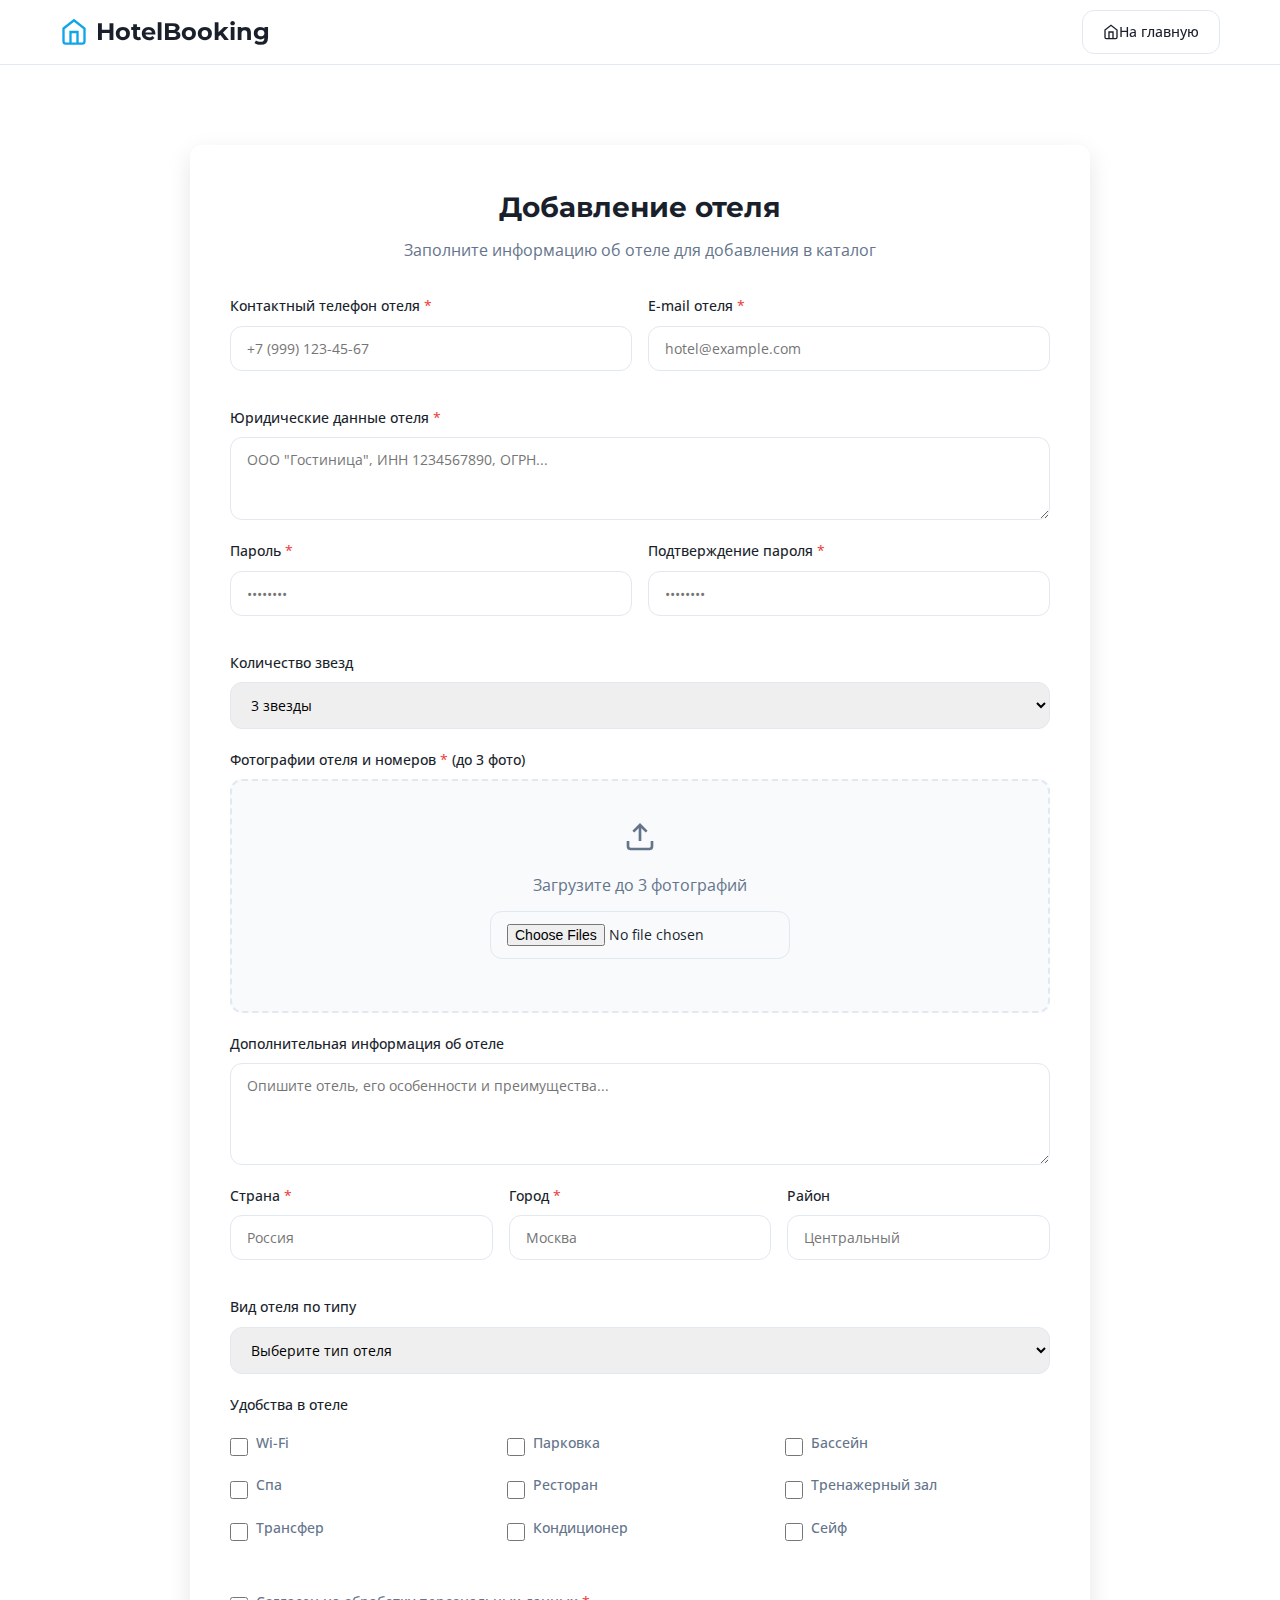
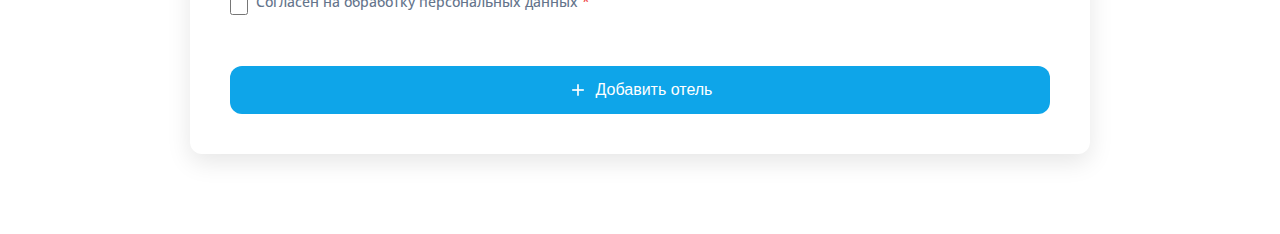
<file: public/add.html>
<!DOCTYPE html>
<html lang="ru">
<head>
    <meta charset="UTF-8">
    <meta name="viewport" content="width=device-width, initial-scale=1.0">
    <title>Добавление отеля - HotelBooking</title>
    <link rel="stylesheet" href="styles.css">
    <link href="https://fonts.googleapis.com/css2?family=Montserrat:wght@400;500;600;700&family=Open+Sans:wght@300;400;500;600&display=swap" rel="stylesheet">
</head>
<body>
    <header class="header">
        <div class="container header-content">
            <a href="index.html" class="logo">
                <svg width="28" height="28" viewBox="0 0 24 24" fill="none" stroke="currentColor" stroke-width="2">
                    <path d="M3 9l9-7 9 7v11a2 2 0 0 1-2 2H5a2 2 0 0 1-2-2z"></path>
                    <polyline points="9 22 9 12 15 12 15 22"></polyline>
                </svg>
                <span class="logo-text">HotelBooking</span>
            </a>
            <a href="index.html" class="btn btn-outline">
                <svg width="16" height="16" viewBox="0 0 24 24" fill="none" stroke="currentColor" stroke-width="2">
                    <path d="M3 9l9-7 9 7v11a2 2 0 0 1-2 2H5a2 2 0 0 1-2-2z"></path>
                    <polyline points="9 22 9 12 15 12 15 22"></polyline>
                </svg>
                На главную
            </a>
        </div>
    </header>

    <div class="profile-page">
        <div class="container">
            <div class="auth-card fade-in" style="max-width: 900px; margin: 40px auto;">
                <div class="auth-header">
                    <h1>Добавление отеля</h1>
                    <p>Заполните информацию об отеле для добавления в каталог</p>
                </div>

                <div id="errorMessages"></div>

                <form class="auth-form" id="addHotelForm" onsubmit="return handleAddHotel(event)">
                    <div class="form-grid" style="grid-template-columns: 1fr 1fr;">
                        <div class="form-group">
                            <label for="hotelPhone">Контактный телефон отеля <span class="required">*</span></label>
                            <input type="tel" id="hotelPhone" class="input" placeholder="+7 (999) 123-45-67" required>
                        </div>
                        <div class="form-group">
                            <label for="hotelEmail">E-mail отеля <span class="required">*</span></label>
                            <input type="email" id="hotelEmail" class="input" placeholder="hotel@example.com" required>
                        </div>
                    </div>

                    <div class="form-group">
                        <label for="legalInfo">Юридические данные отеля <span class="required">*</span></label>
                        <textarea id="legalInfo" class="input" placeholder="ООО &quot;Гостиница&quot;, ИНН 1234567890, ОГРН..." rows="3" required style="resize: vertical; min-height: 80px;"></textarea>
                    </div>

                    <div class="form-grid" style="grid-template-columns: 1fr 1fr;">
                        <div class="form-group">
                            <label for="password">Пароль <span class="required">*</span></label>
                            <input type="password" id="password" class="input" placeholder="••••••••" required minlength="6">
                        </div>
                        <div class="form-group">
                            <label for="confirmPassword">Подтверждение пароля <span class="required">*</span></label>
                            <input type="password" id="confirmPassword" class="input" placeholder="••••••••" required minlength="6">
                        </div>
                    </div>

                    <div class="form-group">
                        <label for="stars">Количество звезд</label>
                        <select id="stars" class="input">
                            <option value="1">1 звезда</option>
                            <option value="2">2 звезды</option>
                            <option value="3" selected>3 звезды</option>
                            <option value="4">4 звезды</option>
                            <option value="5">5 звезд</option>
                        </select>
                    </div>

                    <div class="form-group">
                        <label for="photos">Фотографии отеля и номеров <span class="required">*</span> (до 3 фото)</label>
                        <div style="border: 2px dashed var(--border); border-radius: var(--radius); padding: 40px; text-align: center; background: var(--muted-bg);">
                            <svg width="32" height="32" viewBox="0 0 24 24" fill="none" stroke="currentColor" stroke-width="2" style="margin: 0 auto 12px; color: var(--text-muted);">
                                <path d="M21 15v4a2 2 0 0 1-2 2H5a2 2 0 0 1-2-2v-4"></path>
                                <polyline points="17 8 12 3 7 8"></polyline>
                                <line x1="12" y1="3" x2="12" y2="15"></line>
                            </svg>
                            <p style="color: var(--text-muted); margin-bottom: 12px;">Загрузите до 3 фотографий</p>
                            <input type="file" id="photos" class="input" accept="image/*" multiple onchange="updatePhotoCount()" style="max-width: 300px; margin: 0 auto;">
                            <p id="photoCount" style="margin-top: 12px; font-weight: 500;"></p>
                        </div>
                    </div>

                    <div class="form-group">
                        <label for="description">Дополнительная информация об отеле</label>
                        <textarea id="description" class="input" placeholder="Опишите отель, его особенности и преимущества..." rows="4" style="resize: vertical; min-height: 100px;"></textarea>
                    </div>

                    <div class="form-grid" style="grid-template-columns: 1fr 1fr 1fr;">
                        <div class="form-group">
                            <label for="country">Страна <span class="required">*</span></label>
                            <input type="text" id="country" class="input" placeholder="Россия" required>
                        </div>
                        <div class="form-group">
                            <label for="city">Город <span class="required">*</span></label>
                            <input type="text" id="city" class="input" placeholder="Москва" required>
                        </div>
                        <div class="form-group">
                            <label for="district">Район</label>
                            <input type="text" id="district" class="input" placeholder="Центральный">
                        </div>
                    </div>

                    <div class="form-group">
                        <label for="hotelType">Вид отеля по типу</label>
                        <select id="hotelType" class="input">
                            <option value="">Выберите тип отеля</option>
                            <option value="hotel">Отель</option>
                            <option value="resort">Курорт</option>
                            <option value="boutique">Бутик-отель</option>
                            <option value="hostel">Хостел</option>
                            <option value="apartment">Апартаменты</option>
                        </select>
                    </div>

                    <div class="form-group">
                        <label>Удобства в отеле</label>
                        <div style="display: grid; grid-template-columns: repeat(3, 1fr); gap: 12px; margin-top: 8px;">
                            <div class="checkbox-group">
                                <input type="checkbox" id="amenity1" value="WiFi">
                                <label for="amenity1">Wi-Fi</label>
                            </div>
                            <div class="checkbox-group">
                                <input type="checkbox" id="amenity2" value="Парковка">
                                <label for="amenity2">Парковка</label>
                            </div>
                            <div class="checkbox-group">
                                <input type="checkbox" id="amenity3" value="Бассейн">
                                <label for="amenity3">Бассейн</label>
                            </div>
                            <div class="checkbox-group">
                                <input type="checkbox" id="amenity4" value="Спа">
                                <label for="amenity4">Спа</label>
                            </div>
                            <div class="checkbox-group">
                                <input type="checkbox" id="amenity5" value="Ресторан">
                                <label for="amenity5">Ресторан</label>
                            </div>
                            <div class="checkbox-group">
                                <input type="checkbox" id="amenity6" value="Тренажерный зал">
                                <label for="amenity6">Тренажерный зал</label>
                            </div>
                            <div class="checkbox-group">
                                <input type="checkbox" id="amenity7" value="Трансфер">
                                <label for="amenity7">Трансфер</label>
                            </div>
                            <div class="checkbox-group">
                                <input type="checkbox" id="amenity8" value="Кондиционер">
                                <label for="amenity8">Кондиционер</label>
                            </div>
                            <div class="checkbox-group">
                                <input type="checkbox" id="amenity9" value="Сейф">
                                <label for="amenity9">Сейф</label>
                            </div>
                        </div>
                    </div>

                    <div class="checkbox-group" style="margin-top: 24px;">
                        <input type="checkbox" id="consent" required>
                        <label for="consent">Согласен на обработку персональных данных <span class="required">*</span></label>
                    </div>

                    <button type="submit" class="btn btn-primary btn-lg btn-full" style="margin-top: 24px;">
                        <svg width="20" height="20" viewBox="0 0 24 24" fill="none" stroke="currentColor" stroke-width="2" style="margin-right: 8px;">
                            <line x1="12" y1="5" x2="12" y2="19"></line>
                            <line x1="5" y1="12" x2="19" y2="12"></line>
                        </svg>
                        Добавить отель
                    </button>
                </form>
            </div>
        </div>
    </div>

    <script src="script.js"></script>
    <script>
        function updatePhotoCount() {
            const input = document.getElementById('photos');
            const count = input.files.length;
            const countDisplay = document.getElementById('photoCount');
            
            if (count > 3) {
                alert('Максимум 3 фотографии');
                input.value = '';
                countDisplay.textContent = '';
                return;
            }
            
            if (count > 0) {
                countDisplay.textContent = `Загружено фото: ${count}/3`;
            } else {
                countDisplay.textContent = '';
            }
        }

        function handleAddHotel(event) {
            event.preventDefault();
            
            const hotelPhone = document.getElementById('hotelPhone').value;
            const hotelEmail = document.getElementById('hotelEmail').value;
            const legalInfo = document.getElementById('legalInfo').value;
            const password = document.getElementById('password').value;
            const confirmPassword = document.getElementById('confirmPassword').value;
            const country = document.getElementById('country').value;
            const city = document.getElementById('city').value;
            const photos = document.getElementById('photos').files;
            const consent = document.getElementById('consent').checked;
            
            const errors = [];
            const errorDiv = document.getElementById('errorMessages');
            
            if (!hotelPhone) errors.push('Укажите контактный номер телефона');
            if (!validatePhone(hotelPhone)) errors.push('Некорректный номер телефона');
            if (!hotelEmail) errors.push('Укажите email отеля');
            if (!validateEmail(hotelEmail)) errors.push('Некорректный email');
            if (!legalInfo) errors.push('Укажите юридические данные');
            if (!password) errors.push('Введите пароль');
            if (password.length < 6) errors.push('Пароль должен быть не менее 6 символов');
            if (password !== confirmPassword) errors.push('Пароли не совпадают');
            if (!country || !city) errors.push('Укажите страну и город');
            if (photos.length === 0) errors.push('Добавьте хотя бы одно фото');
            if (photos.length > 3) errors.push('Максимум 3 фотографии');
            if (!consent) errors.push('Необходимо согласие на обработку персональных данных');
            
            if (errors.length > 0) {
                errorDiv.innerHTML = '<div class="alert alert-error"><ul>' + 
                    errors.map(err => '<li>' + err + '</li>').join('') + 
                    '</ul></div>';
                window.scrollTo(0, 0);
                return false;
            }
            
            alert('Отель успешно добавлен! После модерации он появится в каталоге.');
            window.location.href = 'index.html';
            return false;
        }
    </script>
</body>
</html>
</file>
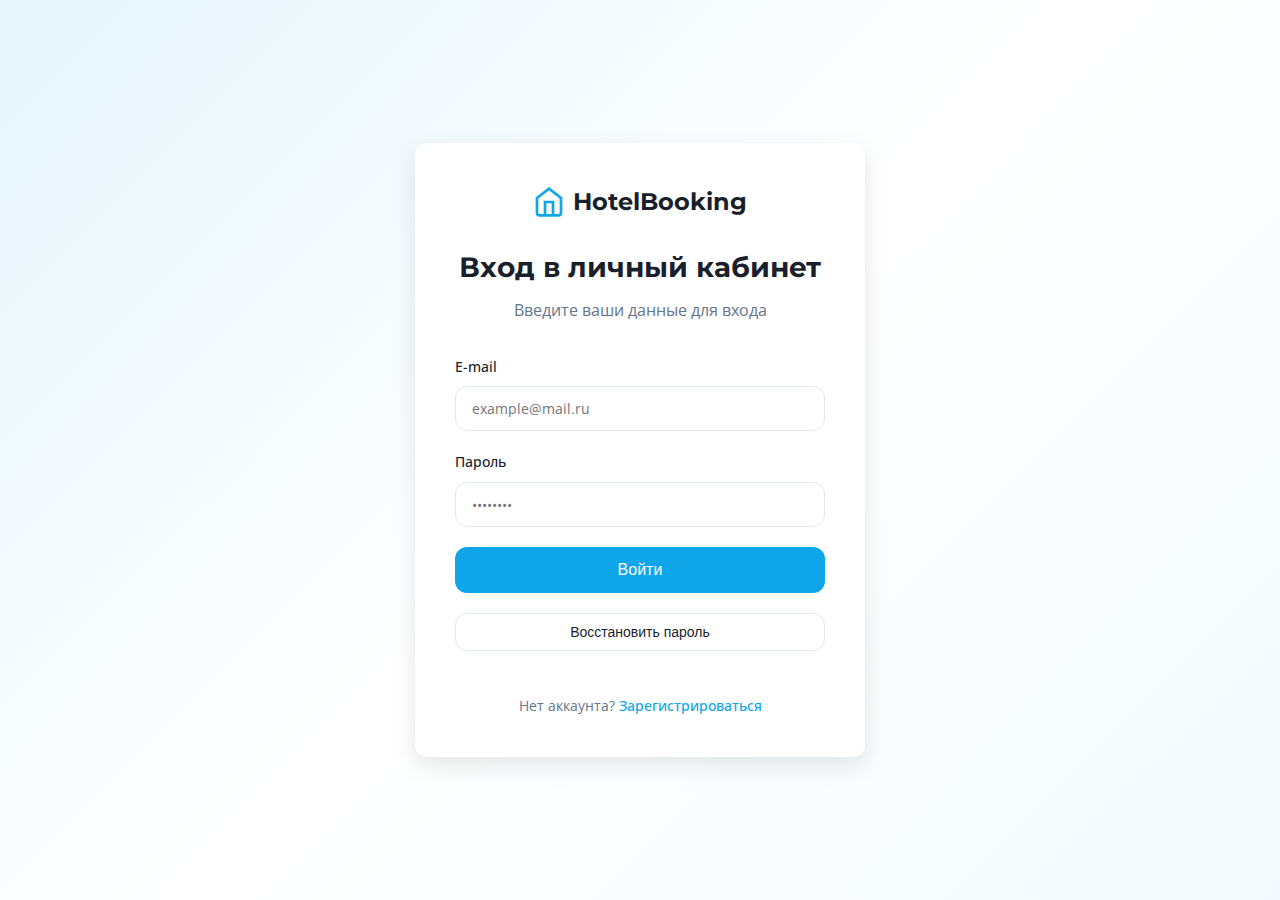
<file: public/login.html>
<!DOCTYPE html>
<html lang="ru">
<head>
    <meta charset="UTF-8">
    <meta name="viewport" content="width=device-width, initial-scale=1.0">
    <title>Вход в личный кабинет - HotelBooking</title>
    <link rel="stylesheet" href="styles.css">
    <link href="https://fonts.googleapis.com/css2?family=Montserrat:wght@400;500;600;700&family=Open+Sans:wght@300;400;500;600&display=swap" rel="stylesheet">
</head>
<body>
    <div class="auth-page">
        <div class="auth-card fade-in">
            <div class="auth-header">
                <a href="index.html" class="logo">
                    <svg width="32" height="32" viewBox="0 0 24 24" fill="none" stroke="currentColor" stroke-width="2">
                        <path d="M3 9l9-7 9 7v11a2 2 0 0 1-2 2H5a2 2 0 0 1-2-2z"></path>
                        <polyline points="9 22 9 12 15 12 15 22"></polyline>
                    </svg>
                    <span class="logo-text">HotelBooking</span>
                </a>
                <h1>Вход в личный кабинет</h1>
                <p>Введите ваши данные для входа</p>
            </div>

            <form class="auth-form" id="loginForm" onsubmit="return handleLogin(event)">
                <div class="form-group">
                    <label for="email">E-mail</label>
                    <input type="email" id="email" class="input" placeholder="example@mail.ru" required>
                </div>

                <div class="form-group">
                    <label for="password">Пароль</label>
                    <input type="password" id="password" class="input" placeholder="••••••••" required>
                </div>

                <button type="submit" class="btn btn-primary btn-lg btn-full">Войти</button>

                <button type="button" class="btn btn-outline btn-full" onclick="alert('Функция восстановления пароля будет доступна позже')">
                    Восстановить пароль
                </button>

                <div class="auth-footer">
                    Нет аккаунта? <a href="register.html">Зарегистрироваться</a>
                </div>
            </form>
        </div>
    </div>

    <script>
        function handleLogin(event) {
            event.preventDefault();
            const email = document.getElementById('email').value;
            const password = document.getElementById('password').value;
            
            if (email && password) {
                alert('Вход выполнен успешно!');
                window.location.href = 'profile.html';
            }
            return false;
        }
    </script>
</body>
</html>
</file>
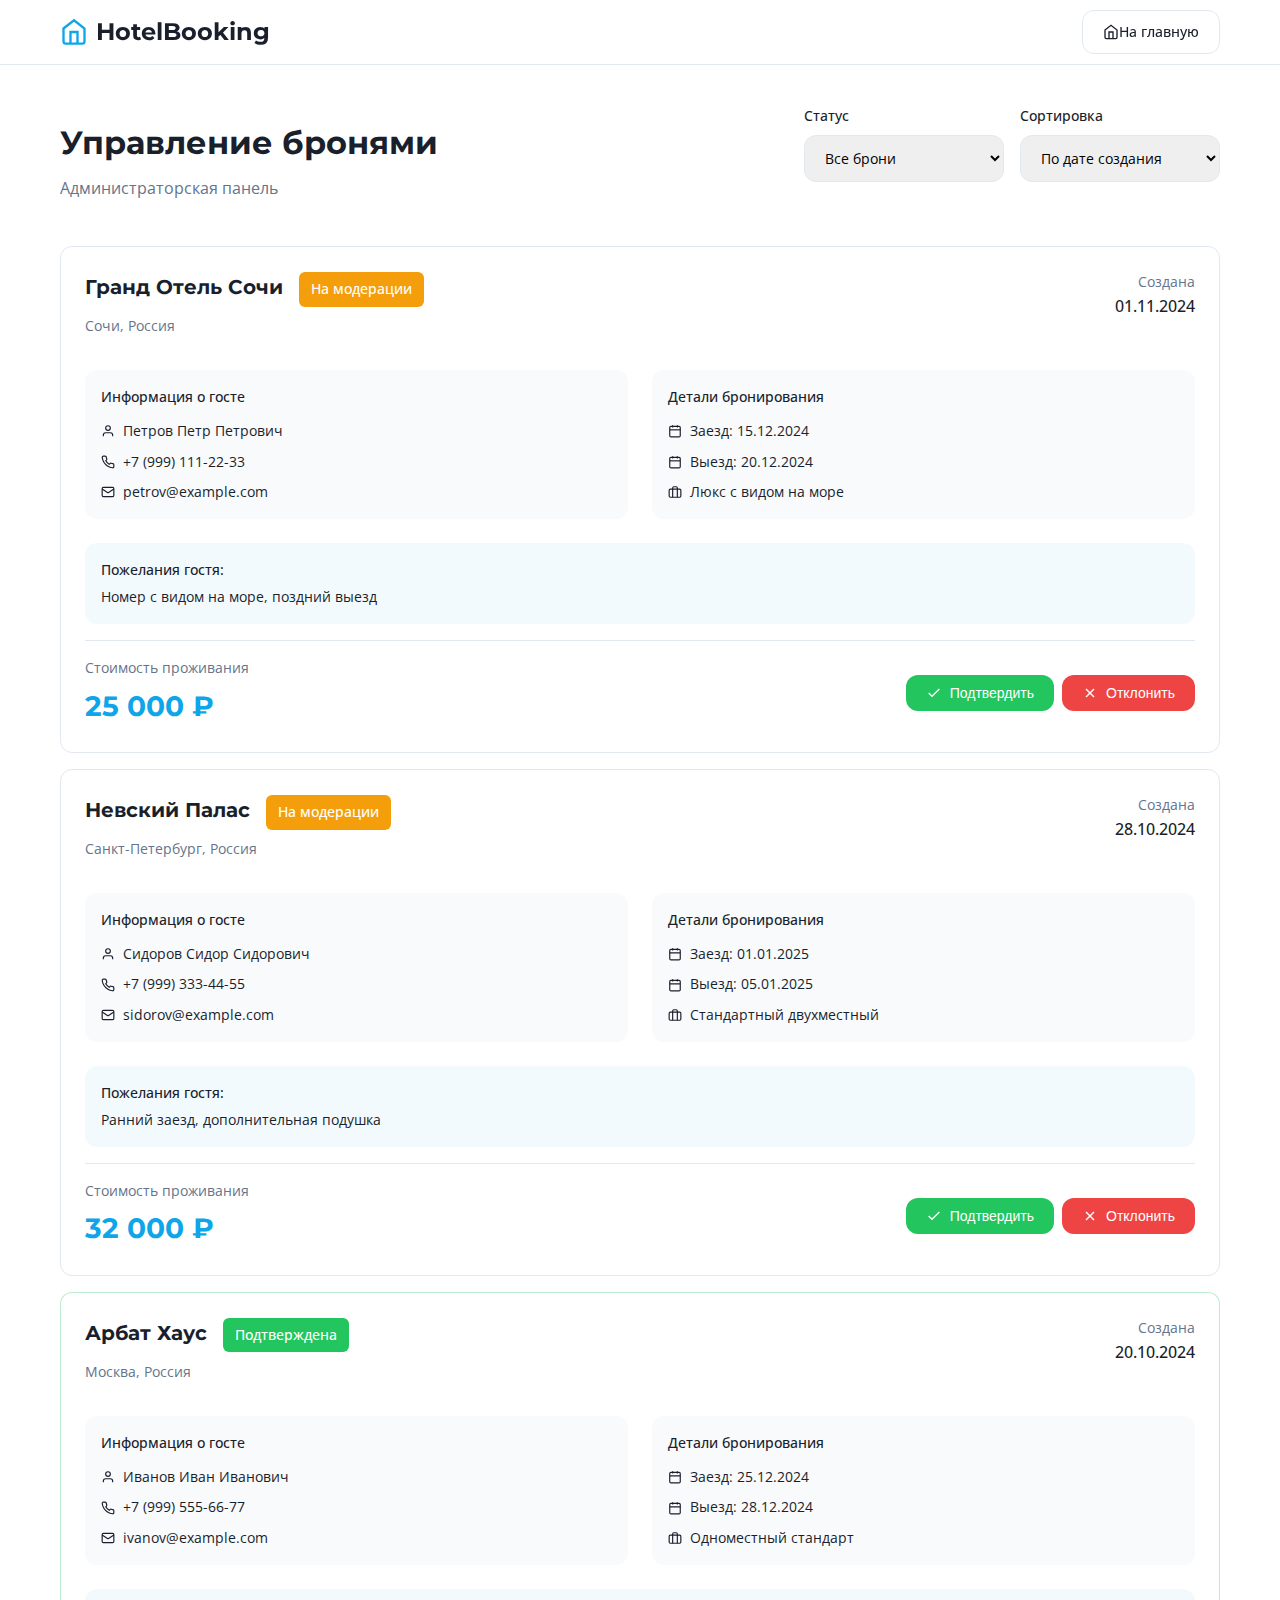
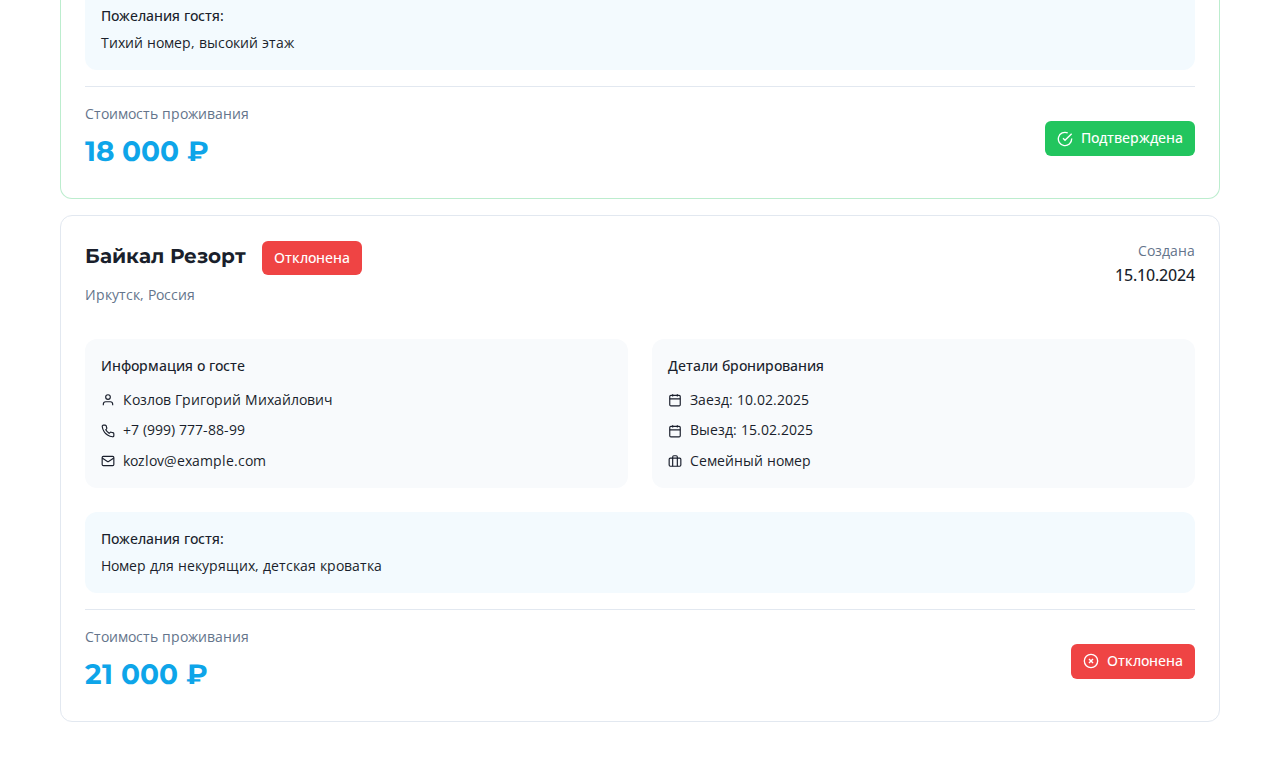
<file: public/orders-management.html>
<!DOCTYPE html>
<html lang="ru">
<head>
    <meta charset="UTF-8">
    <meta name="viewport" content="width=device-width, initial-scale=1.0">
    <title>Управление бронями - HotelBooking</title>
    <link rel="stylesheet" href="styles.css">
    <link href="https://fonts.googleapis.com/css2?family=Montserrat:wght@400;500;600;700&family=Open+Sans:wght@300;400;500;600&display=swap" rel="stylesheet">
    <style>
        .admin-controls {
            display: flex;
            gap: 16px;
            margin-bottom: 32px;
        }
        .admin-controls select {
            width: 200px;
        }
        .admin-controls-group {
            display: flex;
            flex-direction: column;
            gap: 8px;
        }
        .admin-controls-group label {
            font-size: 14px;
            font-weight: 500;
        }
    </style>
</head>
<body>
    <header class="header">
        <div class="container header-content">
            <a href="index.html" class="logo">
                <svg width="28" height="28" viewBox="0 0 24 24" fill="none" stroke="currentColor" stroke-width="2">
                    <path d="M3 9l9-7 9 7v11a2 2 0 0 1-2 2H5a2 2 0 0 1-2-2z"></path>
                    <polyline points="9 22 9 12 15 12 15 22"></polyline>
                </svg>
                <span class="logo-text">HotelBooking</span>
            </a>
            <a href="index.html" class="btn btn-outline">
                <svg width="16" height="16" viewBox="0 0 24 24" fill="none" stroke="currentColor" stroke-width="2">
                    <path d="M3 9l9-7 9 7v11a2 2 0 0 1-2 2H5a2 2 0 0 1-2-2z"></path>
                    <polyline points="9 22 9 12 15 12 15 22"></polyline>
                </svg>
                На главную
            </a>
        </div>
    </header>

    <div class="profile-page">
        <div class="container">
            <div style="display: flex; justify-content: space-between; align-items: center; margin-bottom: 32px;">
                <div>
                    <h1 style="margin-bottom: 8px;">Управление бронями</h1>
                    <p style="color: var(--text-muted);">Администраторская панель</p>
                </div>
                <div class="admin-controls">
                    <div class="admin-controls-group">
                        <label for="filterStatus">Статус</label>
                        <select id="filterStatus" class="input" onchange="filterBookings()">
                            <option value="all">Все брони</option>
                            <option value="moderation">На модерации</option>
                            <option value="confirmed">Подтверждено</option>
                            <option value="rejected">Отклонено</option>
                        </select>
                    </div>
                    <div class="admin-controls-group">
                        <label for="sortBy">Сортировка</label>
                        <select id="sortBy" class="input" onchange="sortBookings()">
                            <option value="date">По дате создания</option>
                            <option value="checkIn">По дате заезда</option>
                            <option value="price">По стоимости</option>
                        </select>
                    </div>
                </div>
            </div>

            <div id="bookingsContainer">
                <!-- Бронь 1 - На модерации -->
                <div class="booking-card fade-in" data-status="moderation" data-date="2024-11-01" data-checkin="2024-12-15" data-price="25000">
                    <div class="booking-details" style="padding: 24px;">
                        <div class="booking-header">
                            <div>
                                <div style="display: flex; align-items: center; gap: 16px; margin-bottom: 8px;">
                                    <h3 class="booking-title">Гранд Отель Сочи</h3>
                                    <span class="badge badge-warning">На модерации</span>
                                </div>
                                <p class="city">Сочи, Россия</p>
                            </div>
                            <div style="text-align: right;">
                                <p style="font-size: 14px; color: var(--text-muted);">Создана</p>
                                <p style="font-weight: 500;">01.11.2024</p>
                            </div>
                        </div>

                        <div style="display: grid; grid-template-columns: 1fr 1fr; gap: 24px; margin: 24px 0;">
                            <div style="background: var(--muted-bg); padding: 16px; border-radius: var(--radius);">
                                <p style="font-size: 14px; font-weight: 500; margin-bottom: 12px;">Информация о госте</p>
                                <div style="display: flex; flex-direction: column; gap: 8px; font-size: 14px;">
                                    <div style="display: flex; align-items: center; gap: 8px;">
                                        <svg width="14" height="14" viewBox="0 0 24 24" fill="none" stroke="currentColor" stroke-width="2">
                                            <path d="M20 21v-2a4 4 0 0 0-4-4H8a4 4 0 0 0-4 4v2"></path>
                                            <circle cx="12" cy="7" r="4"></circle>
                                        </svg>
                                        <span>Петров Петр Петрович</span>
                                    </div>
                                    <div style="display: flex; align-items: center; gap: 8px;">
                                        <svg width="14" height="14" viewBox="0 0 24 24" fill="none" stroke="currentColor" stroke-width="2">
                                            <path d="M22 16.92v3a2 2 0 0 1-2.18 2 19.79 19.79 0 0 1-8.63-3.07 19.5 19.5 0 0 1-6-6 19.79 19.79 0 0 1-3.07-8.67A2 2 0 0 1 4.11 2h3a2 2 0 0 1 2 1.72 12.84 12.84 0 0 0 .7 2.81 2 2 0 0 1-.45 2.11L8.09 9.91a16 16 0 0 0 6 6l1.27-1.27a2 2 0 0 1 2.11-.45 12.84 12.84 0 0 0 2.81.7A2 2 0 0 1 22 16.92z"></path>
                                        </svg>
                                        <span>+7 (999) 111-22-33</span>
                                    </div>
                                    <div style="display: flex; align-items: center; gap: 8px;">
                                        <svg width="14" height="14" viewBox="0 0 24 24" fill="none" stroke="currentColor" stroke-width="2">
                                            <rect x="2" y="4" width="20" height="16" rx="2"></rect>
                                            <path d="m22 7-8.97 5.7a1.94 1.94 0 0 1-2.06 0L2 7"></path>
                                        </svg>
                                        <span>petrov@example.com</span>
                                    </div>
                                </div>
                            </div>

                            <div style="background: var(--muted-bg); padding: 16px; border-radius: var(--radius);">
                                <p style="font-size: 14px; font-weight: 500; margin-bottom: 12px;">Детали бронирования</p>
                                <div style="display: flex; flex-direction: column; gap: 8px; font-size: 14px;">
                                    <div style="display: flex; align-items: center; gap: 8px;">
                                        <svg width="14" height="14" viewBox="0 0 24 24" fill="none" stroke="currentColor" stroke-width="2">
                                            <rect x="3" y="4" width="18" height="18" rx="2" ry="2"></rect>
                                            <line x1="16" y1="2" x2="16" y2="6"></line>
                                            <line x1="8" y1="2" x2="8" y2="6"></line>
                                            <line x1="3" y1="10" x2="21" y2="10"></line>
                                        </svg>
                                        <span>Заезд: 15.12.2024</span>
                                    </div>
                                    <div style="display: flex; align-items: center; gap: 8px;">
                                        <svg width="14" height="14" viewBox="0 0 24 24" fill="none" stroke="currentColor" stroke-width="2">
                                            <rect x="3" y="4" width="18" height="18" rx="2" ry="2"></rect>
                                            <line x1="16" y1="2" x2="16" y2="6"></line>
                                            <line x1="8" y1="2" x2="8" y2="6"></line>
                                            <line x1="3" y1="10" x2="21" y2="10"></line>
                                        </svg>
                                        <span>Выезд: 20.12.2024</span>
                                    </div>
                                    <div style="display: flex; align-items: center; gap: 8px;">
                                        <svg width="14" height="14" viewBox="0 0 24 24" fill="none" stroke="currentColor" stroke-width="2">
                                            <rect x="2" y="7" width="20" height="14" rx="2" ry="2"></rect>
                                            <path d="M16 21V5a2 2 0 0 0-2-2h-4a2 2 0 0 0-2 2v16"></path>
                                        </svg>
                                        <span>Люкс с видом на море</span>
                                    </div>
                                </div>
                            </div>
                        </div>

                        <div style="background: rgba(14, 165, 233, 0.05); padding: 16px; border-radius: var(--radius); margin-bottom: 16px;">
                            <p style="font-size: 14px; font-weight: 500; margin-bottom: 4px;">Пожелания гостя:</p>
                            <p style="font-size: 14px;">Номер с видом на море, поздний выезд</p>
                        </div>

                        <div class="booking-footer">
                            <div>
                                <p style="font-size: 14px; color: var(--text-muted); margin-bottom: 4px;">Стоимость проживания</p>
                                <p class="booking-price">25 000 ₽</p>
                            </div>
                            <div style="display: flex; gap: 8px;">
                                <button class="btn btn-primary" onclick="updateStatus(this, 'confirmed')" style="background: var(--success);">
                                    <svg width="16" height="16" viewBox="0 0 24 24" fill="none" stroke="currentColor" stroke-width="2" style="margin-right: 8px;">
                                        <polyline points="20 6 9 17 4 12"></polyline>
                                    </svg>
                                    Подтвердить
                                </button>
                                <button class="btn btn-danger" onclick="updateStatus(this, 'rejected')">
                                    <svg width="16" height="16" viewBox="0 0 24 24" fill="none" stroke="currentColor" stroke-width="2" style="margin-right: 8px;">
                                        <line x1="18" y1="6" x2="6" y2="18"></line>
                                        <line x1="6" y1="6" x2="18" y2="18"></line>
                                    </svg>
                                    Отклонить
                                </button>
                            </div>
                        </div>
                    </div>
                </div>

                <!-- Бронь 2 - На модерации -->
                <div class="booking-card fade-in" data-status="moderation" data-date="2024-10-28" data-checkin="2025-01-01" data-price="32000">
                    <div class="booking-details" style="padding: 24px;">
                        <div class="booking-header">
                            <div>
                                <div style="display: flex; align-items: center; gap: 16px; margin-bottom: 8px;">
                                    <h3 class="booking-title">Невский Палас</h3>
                                    <span class="badge badge-warning">На модерации</span>
                                </div>
                                <p class="city">Санкт-Петербург, Россия</p>
                            </div>
                            <div style="text-align: right;">
                                <p style="font-size: 14px; color: var(--text-muted);">Создана</p>
                                <p style="font-weight: 500;">28.10.2024</p>
                            </div>
                        </div>

                        <div style="display: grid; grid-template-columns: 1fr 1fr; gap: 24px; margin: 24px 0;">
                            <div style="background: var(--muted-bg); padding: 16px; border-radius: var(--radius);">
                                <p style="font-size: 14px; font-weight: 500; margin-bottom: 12px;">Информация о госте</p>
                                <div style="display: flex; flex-direction: column; gap: 8px; font-size: 14px;">
                                    <div style="display: flex; align-items: center; gap: 8px;">
                                        <svg width="14" height="14" viewBox="0 0 24 24" fill="none" stroke="currentColor" stroke-width="2">
                                            <path d="M20 21v-2a4 4 0 0 0-4-4H8a4 4 0 0 0-4 4v2"></path>
                                            <circle cx="12" cy="7" r="4"></circle>
                                        </svg>
                                        <span>Сидоров Сидор Сидорович</span>
                                    </div>
                                    <div style="display: flex; align-items: center; gap: 8px;">
                                        <svg width="14" height="14" viewBox="0 0 24 24" fill="none" stroke="currentColor" stroke-width="2">
                                            <path d="M22 16.92v3a2 2 0 0 1-2.18 2 19.79 19.79 0 0 1-8.63-3.07 19.5 19.5 0 0 1-6-6 19.79 19.79 0 0 1-3.07-8.67A2 2 0 0 1 4.11 2h3a2 2 0 0 1 2 1.72 12.84 12.84 0 0 0 .7 2.81 2 2 0 0 1-.45 2.11L8.09 9.91a16 16 0 0 0 6 6l1.27-1.27a2 2 0 0 1 2.11-.45 12.84 12.84 0 0 0 2.81.7A2 2 0 0 1 22 16.92z"></path>
                                        </svg>
                                        <span>+7 (999) 333-44-55</span>
                                    </div>
                                    <div style="display: flex; align-items: center; gap: 8px;">
                                        <svg width="14" height="14" viewBox="0 0 24 24" fill="none" stroke="currentColor" stroke-width="2">
                                            <rect x="2" y="4" width="20" height="16" rx="2"></rect>
                                            <path d="m22 7-8.97 5.7a1.94 1.94 0 0 1-2.06 0L2 7"></path>
                                        </svg>
                                        <span>sidorov@example.com</span>
                                    </div>
                                </div>
                            </div>

                            <div style="background: var(--muted-bg); padding: 16px; border-radius: var(--radius);">
                                <p style="font-size: 14px; font-weight: 500; margin-bottom: 12px;">Детали бронирования</p>
                                <div style="display: flex; flex-direction: column; gap: 8px; font-size: 14px;">
                                    <div style="display: flex; align-items: center; gap: 8px;">
                                        <svg width="14" height="14" viewBox="0 0 24 24" fill="none" stroke="currentColor" stroke-width="2">
                                            <rect x="3" y="4" width="18" height="18" rx="2" ry="2"></rect>
                                            <line x1="16" y1="2" x2="16" y2="6"></line>
                                            <line x1="8" y1="2" x2="8" y2="6"></line>
                                            <line x1="3" y1="10" x2="21" y2="10"></line>
                                        </svg>
                                        <span>Заезд: 01.01.2025</span>
                                    </div>
                                    <div style="display: flex; align-items: center; gap: 8px;">
                                        <svg width="14" height="14" viewBox="0 0 24 24" fill="none" stroke="currentColor" stroke-width="2">
                                            <rect x="3" y="4" width="18" height="18" rx="2" ry="2"></rect>
                                            <line x1="16" y1="2" x2="16" y2="6"></line>
                                            <line x1="8" y1="2" x2="8" y2="6"></line>
                                            <line x1="3" y1="10" x2="21" y2="10"></line>
                                        </svg>
                                        <span>Выезд: 05.01.2025</span>
                                    </div>
                                    <div style="display: flex; align-items: center; gap: 8px;">
                                        <svg width="14" height="14" viewBox="0 0 24 24" fill="none" stroke="currentColor" stroke-width="2">
                                            <rect x="2" y="7" width="20" height="14" rx="2" ry="2"></rect>
                                            <path d="M16 21V5a2 2 0 0 0-2-2h-4a2 2 0 0 0-2 2v16"></path>
                                        </svg>
                                        <span>Стандартный двухместный</span>
                                    </div>
                                </div>
                            </div>
                        </div>

                        <div style="background: rgba(14, 165, 233, 0.05); padding: 16px; border-radius: var(--radius); margin-bottom: 16px;">
                            <p style="font-size: 14px; font-weight: 500; margin-bottom: 4px;">Пожелания гостя:</p>
                            <p style="font-size: 14px;">Ранний заезд, дополнительная подушка</p>
                        </div>

                        <div class="booking-footer">
                            <div>
                                <p style="font-size: 14px; color: var(--text-muted); margin-bottom: 4px;">Стоимость проживания</p>
                                <p class="booking-price">32 000 ₽</p>
                            </div>
                            <div style="display: flex; gap: 8px;">
                                <button class="btn btn-primary" onclick="updateStatus(this, 'confirmed')" style="background: var(--success);">
                                    <svg width="16" height="16" viewBox="0 0 24 24" fill="none" stroke="currentColor" stroke-width="2" style="margin-right: 8px;">
                                        <polyline points="20 6 9 17 4 12"></polyline>
                                    </svg>
                                    Подтвердить
                                </button>
                                <button class="btn btn-danger" onclick="updateStatus(this, 'rejected')">
                                    <svg width="16" height="16" viewBox="0 0 24 24" fill="none" stroke="currentColor" stroke-width="2" style="margin-right: 8px;">
                                        <line x1="18" y1="6" x2="6" y2="18"></line>
                                        <line x1="6" y1="6" x2="18" y2="18"></line>
                                    </svg>
                                    Отклонить
                                </button>
                            </div>
                        </div>
                    </div>
                </div>

                <!-- Бронь 3 - Подтверждено -->
                <div class="booking-card confirmed fade-in" data-status="confirmed" data-date="2024-10-20" data-checkin="2024-12-25" data-price="18000">
                    <div class="booking-details" style="padding: 24px;">
                        <div class="booking-header">
                            <div>
                                <div style="display: flex; align-items: center; gap: 16px; margin-bottom: 8px;">
                                    <h3 class="booking-title">Арбат Хаус</h3>
                                    <span class="badge badge-success">Подтверждена</span>
                                </div>
                                <p class="city">Москва, Россия</p>
                            </div>
                            <div style="text-align: right;">
                                <p style="font-size: 14px; color: var(--text-muted);">Создана</p>
                                <p style="font-weight: 500;">20.10.2024</p>
                            </div>
                        </div>

                        <div style="display: grid; grid-template-columns: 1fr 1fr; gap: 24px; margin: 24px 0;">
                            <div style="background: var(--muted-bg); padding: 16px; border-radius: var(--radius);">
                                <p style="font-size: 14px; font-weight: 500; margin-bottom: 12px;">Информация о госте</p>
                                <div style="display: flex; flex-direction: column; gap: 8px; font-size: 14px;">
                                    <div style="display: flex; align-items: center; gap: 8px;">
                                        <svg width="14" height="14" viewBox="0 0 24 24" fill="none" stroke="currentColor" stroke-width="2">
                                            <path d="M20 21v-2a4 4 0 0 0-4-4H8a4 4 0 0 0-4 4v2"></path>
                                            <circle cx="12" cy="7" r="4"></circle>
                                        </svg>
                                        <span>Иванов Иван Иванович</span>
                                    </div>
                                    <div style="display: flex; align-items: center; gap: 8px;">
                                        <svg width="14" height="14" viewBox="0 0 24 24" fill="none" stroke="currentColor" stroke-width="2">
                                            <path d="M22 16.92v3a2 2 0 0 1-2.18 2 19.79 19.79 0 0 1-8.63-3.07 19.5 19.5 0 0 1-6-6 19.79 19.79 0 0 1-3.07-8.67A2 2 0 0 1 4.11 2h3a2 2 0 0 1 2 1.72 12.84 12.84 0 0 0 .7 2.81 2 2 0 0 1-.45 2.11L8.09 9.91a16 16 0 0 0 6 6l1.27-1.27a2 2 0 0 1 2.11-.45 12.84 12.84 0 0 0 2.81.7A2 2 0 0 1 22 16.92z"></path>
                                        </svg>
                                        <span>+7 (999) 555-66-77</span>
                                    </div>
                                    <div style="display: flex; align-items: center; gap: 8px;">
                                        <svg width="14" height="14" viewBox="0 0 24 24" fill="none" stroke="currentColor" stroke-width="2">
                                            <rect x="2" y="4" width="20" height="16" rx="2"></rect>
                                            <path d="m22 7-8.97 5.7a1.94 1.94 0 0 1-2.06 0L2 7"></path>
                                        </svg>
                                        <span>ivanov@example.com</span>
                                    </div>
                                </div>
                            </div>

                            <div style="background: var(--muted-bg); padding: 16px; border-radius: var(--radius);">
                                <p style="font-size: 14px; font-weight: 500; margin-bottom: 12px;">Детали бронирования</p>
                                <div style="display: flex; flex-direction: column; gap: 8px; font-size: 14px;">
                                    <div style="display: flex; align-items: center; gap: 8px;">
                                        <svg width="14" height="14" viewBox="0 0 24 24" fill="none" stroke="currentColor" stroke-width="2">
                                            <rect x="3" y="4" width="18" height="18" rx="2" ry="2"></rect>
                                            <line x1="16" y1="2" x2="16" y2="6"></line>
                                            <line x1="8" y1="2" x2="8" y2="6"></line>
                                            <line x1="3" y1="10" x2="21" y2="10"></line>
                                        </svg>
                                        <span>Заезд: 25.12.2024</span>
                                    </div>
                                    <div style="display: flex; align-items: center; gap: 8px;">
                                        <svg width="14" height="14" viewBox="0 0 24 24" fill="none" stroke="currentColor" stroke-width="2">
                                            <rect x="3" y="4" width="18" height="18" rx="2" ry="2"></rect>
                                            <line x1="16" y1="2" x2="16" y2="6"></line>
                                            <line x1="8" y1="2" x2="8" y2="6"></line>
                                            <line x1="3" y1="10" x2="21" y2="10"></line>
                                        </svg>
                                        <span>Выезд: 28.12.2024</span>
                                    </div>
                                    <div style="display: flex; align-items: center; gap: 8px;">
                                        <svg width="14" height="14" viewBox="0 0 24 24" fill="none" stroke="currentColor" stroke-width="2">
                                            <rect x="2" y="7" width="20" height="14" rx="2" ry="2"></rect>
                                            <path d="M16 21V5a2 2 0 0 0-2-2h-4a2 2 0 0 0-2 2v16"></path>
                                        </svg>
                                        <span>Одноместный стандарт</span>
                                    </div>
                                </div>
                            </div>
                        </div>

                        <div style="background: rgba(14, 165, 233, 0.05); padding: 16px; border-radius: var(--radius); margin-bottom: 16px;">
                            <p style="font-size: 14px; font-weight: 500; margin-bottom: 4px;">Пожелания гостя:</p>
                            <p style="font-size: 14px;">Тихий номер, высокий этаж</p>
                        </div>

                        <div class="booking-footer">
                            <div>
                                <p style="font-size: 14px; color: var(--text-muted); margin-bottom: 4px;">Стоимость проживания</p>
                                <p class="booking-price">18 000 ₽</p>
                            </div>
                            <span class="badge badge-success" style="display: flex; align-items: center; gap: 8px;">
                                <svg width="16" height="16" viewBox="0 0 24 24" fill="none" stroke="currentColor" stroke-width="2">
                                    <path d="M22 11.08V12a10 10 0 1 1-5.93-9.14"></path>
                                    <polyline points="22 4 12 14.01 9 11.01"></polyline>
                                </svg>
                                Подтверждена
                            </span>
                        </div>
                    </div>
                </div>

                <!-- Бронь 4 - Отклонено -->
                <div class="booking-card fade-in" data-status="rejected" data-date="2024-10-15" data-checkin="2025-02-10" data-price="21000">
                    <div class="booking-details" style="padding: 24px;">
                        <div class="booking-header">
                            <div>
                                <div style="display: flex; align-items: center; gap: 16px; margin-bottom: 8px;">
                                    <h3 class="booking-title">Байкал Резорт</h3>
                                    <span class="badge badge-danger">Отклонена</span>
                                </div>
                                <p class="city">Иркутск, Россия</p>
                            </div>
                            <div style="text-align: right;">
                                <p style="font-size: 14px; color: var(--text-muted);">Создана</p>
                                <p style="font-weight: 500;">15.10.2024</p>
                            </div>
                        </div>

                        <div style="display: grid; grid-template-columns: 1fr 1fr; gap: 24px; margin: 24px 0;">
                            <div style="background: var(--muted-bg); padding: 16px; border-radius: var(--radius);">
                                <p style="font-size: 14px; font-weight: 500; margin-bottom: 12px;">Информация о госте</p>
                                <div style="display: flex; flex-direction: column; gap: 8px; font-size: 14px;">
                                    <div style="display: flex; align-items: center; gap: 8px;">
                                        <svg width="14" height="14" viewBox="0 0 24 24" fill="none" stroke="currentColor" stroke-width="2">
                                            <path d="M20 21v-2a4 4 0 0 0-4-4H8a4 4 0 0 0-4 4v2"></path>
                                            <circle cx="12" cy="7" r="4"></circle>
                                        </svg>
                                        <span>Козлов Григорий Михайлович</span>
                                    </div>
                                    <div style="display: flex; align-items: center; gap: 8px;">
                                        <svg width="14" height="14" viewBox="0 0 24 24" fill="none" stroke="currentColor" stroke-width="2">
                                            <path d="M22 16.92v3a2 2 0 0 1-2.18 2 19.79 19.79 0 0 1-8.63-3.07 19.5 19.5 0 0 1-6-6 19.79 19.79 0 0 1-3.07-8.67A2 2 0 0 1 4.11 2h3a2 2 0 0 1 2 1.72 12.84 12.84 0 0 0 .7 2.81 2 2 0 0 1-.45 2.11L8.09 9.91a16 16 0 0 0 6 6l1.27-1.27a2 2 0 0 1 2.11-.45 12.84 12.84 0 0 0 2.81.7A2 2 0 0 1 22 16.92z"></path>
                                        </svg>
                                        <span>+7 (999) 777-88-99</span>
                                    </div>
                                    <div style="display: flex; align-items: center; gap: 8px;">
                                        <svg width="14" height="14" viewBox="0 0 24 24" fill="none" stroke="currentColor" stroke-width="2">
                                            <rect x="2" y="4" width="20" height="16" rx="2"></rect>
                                            <path d="m22 7-8.97 5.7a1.94 1.94 0 0 1-2.06 0L2 7"></path>
                                        </svg>
                                        <span>kozlov@example.com</span>
                                    </div>
                                </div>
                            </div>

                            <div style="background: var(--muted-bg); padding: 16px; border-radius: var(--radius);">
                                <p style="font-size: 14px; font-weight: 500; margin-bottom: 12px;">Детали бронирования</p>
                                <div style="display: flex; flex-direction: column; gap: 8px; font-size: 14px;">
                                    <div style="display: flex; align-items: center; gap: 8px;">
                                        <svg width="14" height="14" viewBox="0 0 24 24" fill="none" stroke="currentColor" stroke-width="2">
                                            <rect x="3" y="4" width="18" height="18" rx="2" ry="2"></rect>
                                            <line x1="16" y1="2" x2="16" y2="6"></line>
                                            <line x1="8" y1="2" x2="8" y2="6"></line>
                                            <line x1="3" y1="10" x2="21" y2="10"></line>
                                        </svg>
                                        <span>Заезд: 10.02.2025</span>
                                    </div>
                                    <div style="display: flex; align-items: center; gap: 8px;">
                                        <svg width="14" height="14" viewBox="0 0 24 24" fill="none" stroke="currentColor" stroke-width="2">
                                            <rect x="3" y="4" width="18" height="18" rx="2" ry="2"></rect>
                                            <line x1="16" y1="2" x2="16" y2="6"></line>
                                            <line x1="8" y1="2" x2="8" y2="6"></line>
                                            <line x1="3" y1="10" x2="21" y2="10"></line>
                                        </svg>
                                        <span>Выезд: 15.02.2025</span>
                                    </div>
                                    <div style="display: flex; align-items: center; gap: 8px;">
                                        <svg width="14" height="14" viewBox="0 0 24 24" fill="none" stroke="currentColor" stroke-width="2">
                                            <rect x="2" y="7" width="20" height="14" rx="2" ry="2"></rect>
                                            <path d="M16 21V5a2 2 0 0 0-2-2h-4a2 2 0 0 0-2 2v16"></path>
                                        </svg>
                                        <span>Семейный номер</span>
                                    </div>
                                </div>
                            </div>
                        </div>

                        <div style="background: rgba(14, 165, 233, 0.05); padding: 16px; border-radius: var(--radius); margin-bottom: 16px;">
                            <p style="font-size: 14px; font-weight: 500; margin-bottom: 4px;">Пожелания гостя:</p>
                            <p style="font-size: 14px;">Номер для некурящих, детская кроватка</p>
                        </div>

                        <div class="booking-footer">
                            <div>
                                <p style="font-size: 14px; color: var(--text-muted); margin-bottom: 4px;">Стоимость проживания</p>
                                <p class="booking-price">21 000 ₽</p>
                            </div>
                            <span class="badge badge-danger" style="display: flex; align-items: center; gap: 8px;">
                                <svg width="16" height="16" viewBox="0 0 24 24" fill="none" stroke="currentColor" stroke-width="2">
                                    <circle cx="12" cy="12" r="10"></circle>
                                    <line x1="15" y1="9" x2="9" y2="15"></line>
                                    <line x1="9" y1="9" x2="15" y2="15"></line>
                                </svg>
                                Отклонена
                            </span>
                        </div>
                    </div>
                </div>
            </div>
        </div>
    </div>

    <script src="script.js"></script>
    <script>
        function updateStatus(btn, newStatus) {
            const card = btn.closest('.booking-card');
            card.dataset.status = newStatus;
            
            const badge = card.querySelector('.badge');
            const actions = card.querySelector('.booking-footer').children[1];
            
            if (newStatus === 'confirmed') {
                card.classList.add('confirmed');
                badge.className = 'badge badge-success';
                badge.innerHTML = '<svg width="16" height="16" viewBox="0 0 24 24" fill="none" stroke="currentColor" stroke-width="2" style="margin-right: 8px;"><path d="M22 11.08V12a10 10 0 1 1-5.93-9.14"></path><polyline points="22 4 12 14.01 9 11.01"></polyline></svg>Подтверждена';
                actions.innerHTML = badge.outerHTML;
            } else if (newStatus === 'rejected') {
                card.classList.remove('confirmed');
                badge.className = 'badge badge-danger';
                badge.innerHTML = '<svg width="16" height="16" viewBox="0 0 24 24" fill="none" stroke="currentColor" stroke-width="2" style="margin-right: 8px;"><circle cx="12" cy="12" r="10"></circle><line x1="15" y1="9" x2="9" y2="15"></line><line x1="9" y1="9" x2="15" y2="15"></line></svg>Отклонена';
                actions.innerHTML = badge.outerHTML;
            }
            
            filterBookings();
        }

        function filterBookings() {
            const filter = document.getElementById('filterStatus').value;
            const cards = document.querySelectorAll('.booking-card');
            
            cards.forEach(card => {
                if (filter === 'all' || card.dataset.status === filter) {
                    card.style.display = 'block';
                } else {
                    card.style.display = 'none';
                }
            });
        }

        function sortBookings() {
            const sortBy = document.getElementById('sortBy').value;
            const container = document.getElementById('bookingsContainer');
            const cards = Array.from(container.querySelectorAll('.booking-card'));
            
            cards.sort((a, b) => {
                if (sortBy === 'date') {
                    return new Date(b.dataset.date) - new Date(a.dataset.date);
                } else if (sortBy === 'checkIn') {
                    return new Date(a.dataset.checkin) - new Date(b.dataset.checkin);
                } else if (sortBy === 'price') {
                    return parseInt(b.dataset.price) - parseInt(a.dataset.price);
                }
                return 0;
            });
            
            cards.forEach(card => container.appendChild(card));
        }
    </script>
</body>
</html>
</file>
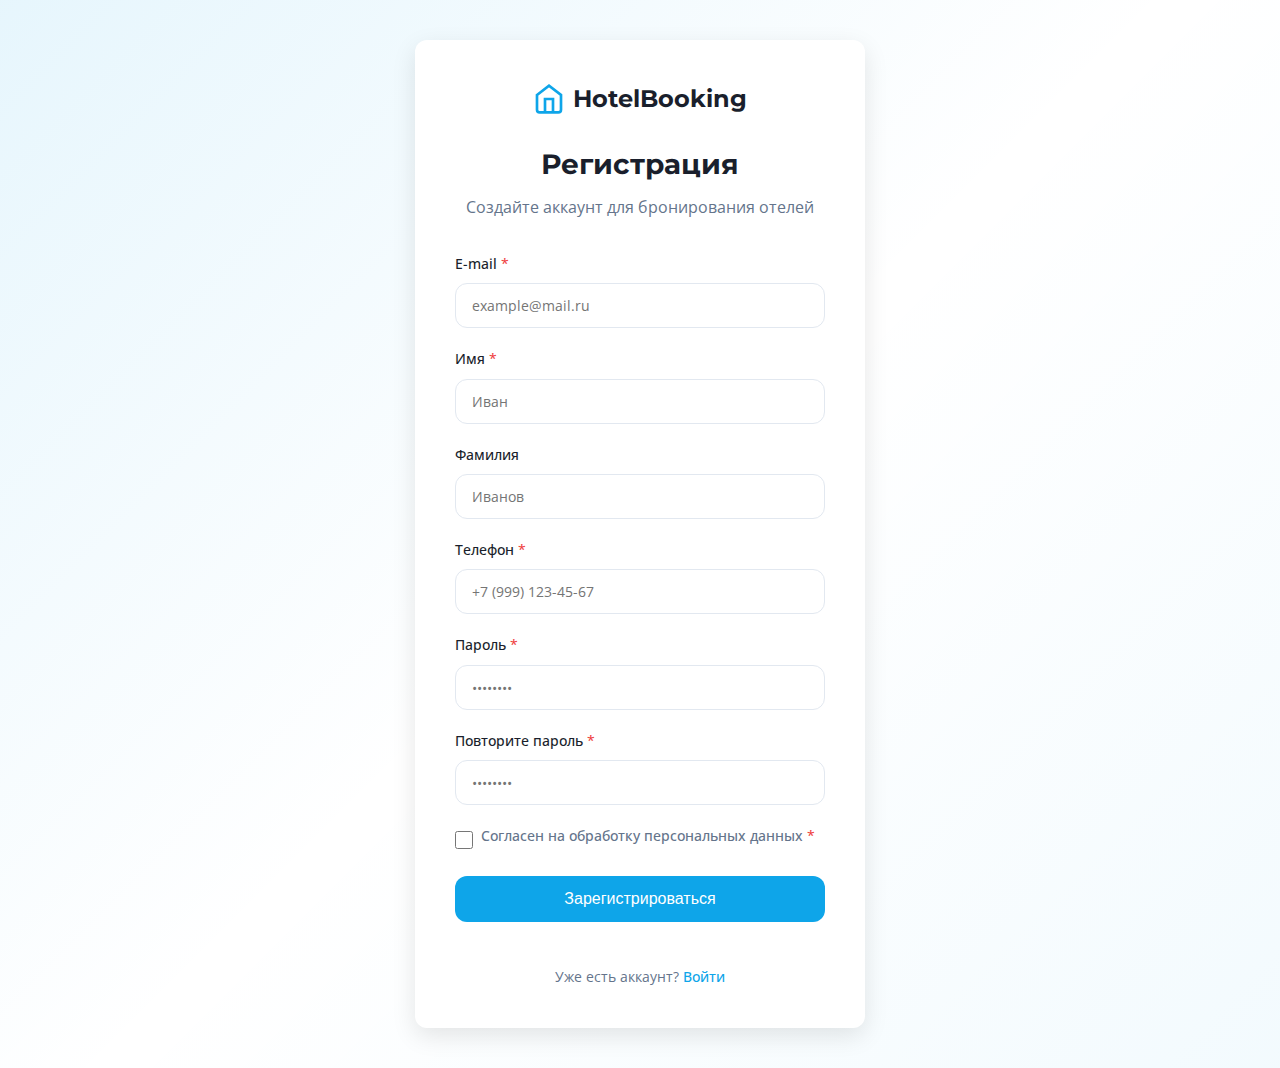
<file: public/register.html>
<!DOCTYPE html>
<html lang="ru">
<head>
    <meta charset="UTF-8">
    <meta name="viewport" content="width=device-width, initial-scale=1.0">
    <title>Регистрация - HotelBooking</title>
    <link rel="stylesheet" href="styles.css">
    <link href="https://fonts.googleapis.com/css2?family=Montserrat:wght@400;500;600;700&family=Open+Sans:wght@300;400;500;600&display=swap" rel="stylesheet">
</head>
<body>
    <div class="auth-page">
        <div class="auth-card fade-in">
            <div class="auth-header">
                <a href="index.html" class="logo">
                    <svg width="32" height="32" viewBox="0 0 24 24" fill="none" stroke="currentColor" stroke-width="2">
                        <path d="M3 9l9-7 9 7v11a2 2 0 0 1-2 2H5a2 2 0 0 1-2-2z"></path>
                        <polyline points="9 22 9 12 15 12 15 22"></polyline>
                    </svg>
                    <span class="logo-text">HotelBooking</span>
                </a>
                <h1>Регистрация</h1>
                <p>Создайте аккаунт для бронирования отелей</p>
            </div>

            <div id="errorMessages"></div>

            <form class="auth-form" id="registerForm" onsubmit="return handleRegister(event)">
                <div class="form-group">
                    <label for="email">E-mail <span class="required">*</span></label>
                    <input type="email" id="email" class="input" placeholder="example@mail.ru" required>
                </div>

                <div class="form-group">
                    <label for="firstName">Имя <span class="required">*</span></label>
                    <input type="text" id="firstName" class="input" placeholder="Иван" required>
                </div>

                <div class="form-group">
                    <label for="lastName">Фамилия</label>
                    <input type="text" id="lastName" class="input" placeholder="Иванов">
                </div>

                <div class="form-group">
                    <label for="phone">Телефон <span class="required">*</span></label>
                    <input type="tel" id="phone" class="input" placeholder="+7 (999) 123-45-67" required>
                </div>

                <div class="form-group">
                    <label for="password">Пароль <span class="required">*</span></label>
                    <input type="password" id="password" class="input" placeholder="••••••••" required minlength="6">
                </div>

                <div class="form-group">
                    <label for="confirmPassword">Повторите пароль <span class="required">*</span></label>
                    <input type="password" id="confirmPassword" class="input" placeholder="••••••••" required minlength="6">
                </div>

                <div class="checkbox-group">
                    <input type="checkbox" id="consent" required>
                    <label for="consent">Согласен на обработку персональных данных <span class="required">*</span></label>
                </div>

                <button type="submit" class="btn btn-primary btn-lg btn-full">Зарегистрироваться</button>

                <div class="auth-footer">
                    Уже есть аккаунт? <a href="login.html">Войти</a>
                </div>
            </form>
        </div>
    </div>

    <script src="script.js"></script>
    <script>
        function handleRegister(event) {
            event.preventDefault();
            
            const email = document.getElementById('email').value;
            const firstName = document.getElementById('firstName').value;
            const phone = document.getElementById('phone').value;
            const password = document.getElementById('password').value;
            const confirmPassword = document.getElementById('confirmPassword').value;
            const consent = document.getElementById('consent').checked;
            
            const errors = [];
            const errorDiv = document.getElementById('errorMessages');
            
            if (!email) errors.push('Email обязателен для заполнения');
            if (!validateEmail(email)) errors.push('Некорректный email');
            if (!firstName) errors.push('Имя обязательно для заполнения');
            if (!phone) errors.push('Телефон обязателен для заполнения');
            if (!validatePhone(phone)) errors.push('Некорректный номер телефона');
            if (!password) errors.push('Пароль обязателен для заполнения');
            if (password.length < 6) errors.push('Пароль должен быть не менее 6 символов');
            if (password !== confirmPassword) errors.push('Пароли не совпадают');
            if (!consent) errors.push('Необходимо согласие на обработку персональных данных');
            
            if (errors.length > 0) {
                errorDiv.innerHTML = '<div class="alert alert-error"><ul>' + 
                    errors.map(err => '<li>' + err + '</li>').join('') + 
                    '</ul></div>';
                return false;
            }
            
            alert('Регистрация прошла успешно!');
            window.location.href = 'login.html';
            return false;
        }
    </script>
</body>
</html>
</file>
<file: public/styles.css>
* {
  margin: 0;
  padding: 0;
  box-sizing: border-box;
}

:root {
  --primary: #0ea5e9;
  --primary-dark: #0284c7;
  --text: #1a1f2c;
  --text-muted: #64748b;
  --background: #ffffff;
  --border: #e2e8f0;
  --muted-bg: #f8fafc;
  --success: #22c55e;
  --warning: #f59e0b;
  --danger: #ef4444;
  --radius: 12px;
}

body {
  font-family: "Open Sans", sans-serif;
  color: var(--text);
  background: var(--background);
  line-height: 1.6;
}

h1,
h2,
h3,
h4,
h5,
h6 {
  font-family: "Montserrat", sans-serif;
  font-weight: 700;
}

.container {
  max-width: 1200px;
  margin: 0 auto;
  padding: 0 20px;
}

.header {
  position: sticky;
  top: 0;
  z-index: 100;
  background: rgba(255, 255, 255, 0.95);
  backdrop-filter: blur(10px);
  border-bottom: 1px solid var(--border);
  padding: 0;
}

.header-content {
  display: flex;
  justify-content: space-between;
  align-items: center;
  height: 64px;
}

.header-left {
  display: flex;
  align-items: center;
  gap: 40px;
}

.logo {
  display: flex;
  align-items: center;
  gap: 8px;
  text-decoration: none;
  color: var(--text);
}

.logo svg {
  color: var(--primary);
}

.logo-text {
  font-family: "Montserrat", sans-serif;
  font-size: 24px;
  font-weight: 700;
}

.logo-accent {
  color: var(--primary);
}

.nav {
  display: flex;
  gap: 24px;
}

.nav a {
  text-decoration: none;
  color: var(--text);
  font-size: 14px;
  font-weight: 500;
  transition: color 0.2s;
}

.nav a:hover {
  color: var(--primary);
}

.header-right {
  display: flex;
  align-items: center;
  gap: 16px;
}

.phone {
  display: flex;
  align-items: center;
  gap: 8px;
  text-decoration: none;
  color: var(--text);
  font-size: 14px;
  font-weight: 500;
}

.btn {
  display: inline-flex;
  align-items: center;
  justify-content: center;
  padding: 10px 20px;
  border-radius: var(--radius);
  font-size: 14px;
  font-weight: 500;
  text-decoration: none;
  border: none;
  cursor: pointer;
  transition: all 0.2s;
}

.btn-primary {
  background: var(--primary);
  color: white;
}

.btn-primary:hover {
  background: var(--primary-dark);
  transform: translateY(-1px);
}

.btn-outline {
  background: transparent;
  color: var(--text);
  border: 1px solid var(--border);
}

.btn-outline:hover {
  border-color: var(--primary);
  color: var(--primary);
}

.btn-icon {
  display: flex;
  align-items: center;
  justify-content: center;
  width: 40px;
  height: 40px;
  border-radius: var(--radius);
  background: transparent;
  border: none;
  cursor: pointer;
  color: var(--text);
  transition: all 0.2s;
}

.btn-icon:hover {
  background: var(--muted-bg);
}

.btn-lg {
  padding: 14px 28px;
  font-size: 16px;
}

.btn-full {
  width: 100%;
}

.section-title {
  font-size: 32px;
  text-align: center;
  margin-bottom: 40px;
}

.hero {
  padding: 60px 0;
  background: linear-gradient(to bottom, rgba(14, 165, 233, 0.05), transparent);
}

.carousel {
  position: relative;
  max-width: 1000px;
  margin: 0 auto;
  overflow: hidden;
  border-radius: var(--radius);
}

.carousel-track {
  display: flex;
  transition: transform 0.5s ease;
}

.carousel-item {
  min-width: 100%;
  display: none;
}

.carousel-item.active {
  display: block;
}

.hotel-slide {
  display: grid;
  grid-template-columns: 1fr 1fr;
  gap: 24px;
  background: white;
  border-radius: var(--radius);
  overflow: hidden;
  box-shadow: 0 4px 6px rgba(0, 0, 0, 0.1);
}

.hotel-slide img {
  width: 100%;
  height: 400px;
  object-fit: cover;
}

.hotel-slide-content {
  padding: 40px;
  display: flex;
  flex-direction: column;
  justify-content: center;
}

.hotel-slide-content h3 {
  font-size: 28px;
  margin-bottom: 8px;
}

.location {
  color: var(--text-muted);
  margin-bottom: 16px;
}

.description {
  margin-bottom: 24px;
  color: var(--text);
}

.carousel-btn {
  position: absolute;
  top: 50%;
  transform: translateY(-50%);
  width: 48px;
  height: 48px;
  border-radius: 50%;
  background: rgba(255, 255, 255, 0.9);
  border: none;
  cursor: pointer;
  font-size: 24px;
  color: var(--primary);
  transition: all 0.2s;
  z-index: 10;
}

.carousel-btn:hover {
  background: white;
  box-shadow: 0 4px 6px rgba(0, 0, 0, 0.1);
}

.carousel-btn.prev {
  left: 20px;
}

.carousel-btn.next {
  right: 20px;
}

.carousel-indicators {
  display: flex;
  justify-content: center;
  gap: 8px;
  margin-top: 20px;
}

.indicator {
  width: 12px;
  height: 12px;
  border-radius: 50%;
  background: var(--border);
  cursor: pointer;
  transition: all 0.2s;
}

.indicator.active {
  background: var(--primary);
  width: 32px;
  border-radius: 6px;
}

.quick-search {
  padding: 60px 0;
  background: var(--muted-bg);
}

.quick-search .container {
  max-width: 700px;
}

.search-form-inline {
  display: flex;
  gap: 16px;
}

.input {
  flex: 1;
  padding: 12px 16px;
  border: 1px solid var(--border);
  border-radius: var(--radius);
  font-size: 14px;
  font-family: "Open Sans", sans-serif;
}

.input:focus {
  outline: none;
  border-color: var(--primary);
}

.features {
  padding: 80px 0;
}

.features-grid {
  display: grid;
  grid-template-columns: repeat(3, 1fr);
  gap: 32px;
}

.feature-card {
  text-align: center;
  padding: 40px;
  background: white;
  border-radius: var(--radius);
  border: 1px solid var(--border);
  transition: all 0.3s;
}

.feature-card:hover {
  transform: translateY(-4px);
  box-shadow: 0 8px 16px rgba(0, 0, 0, 0.1);
}

.feature-icon {
  width: 64px;
  height: 64px;
  margin: 0 auto 16px;
  background: rgba(14, 165, 233, 0.1);
  border-radius: 50%;
  display: flex;
  align-items: center;
  justify-content: center;
}

.feature-icon svg {
  color: var(--primary);
}

.feature-card h3 {
  font-size: 20px;
  margin-bottom: 8px;
}

.feature-card p {
  color: var(--text-muted);
}

.popular-hotels {
  padding: 80px 0;
}

.hotels-grid {
  display: grid;
  grid-template-columns: repeat(3, 1fr);
  gap: 24px;
}

.hotel-card {
  background: white;
  border-radius: var(--radius);
  overflow: hidden;
  border: 1px solid var(--border);
  transition: all 0.3s;
}

.hotel-card:hover {
  transform: scale(1.02);
  box-shadow: 0 8px 16px rgba(0, 0, 0, 0.1);
}

.hotel-card img {
  width: 100%;
  height: 200px;
  object-fit: cover;
}

.hotel-card-content {
  padding: 16px;
}

.hotel-card h3 {
  font-size: 18px;
  margin-bottom: 8px;
}

.city {
  color: var(--text-muted);
  font-size: 14px;
  margin-bottom: 8px;
}

.contact {
  display: flex;
  align-items: center;
  gap: 8px;
  font-size: 14px;
  margin-bottom: 4px;
  color: var(--text);
}

.contact svg {
  color: var(--text-muted);
}

.price {
  margin-top: 12px;
}

.price-from {
  font-size: 14px;
  color: var(--text-muted);
}

.price-value {
  font-family: "Montserrat", sans-serif;
  font-size: 24px;
  font-weight: 700;
  color: var(--primary);
}

.price-period {
  font-size: 14px;
  color: var(--text-muted);
}

.search-section {
  padding: 80px 0;
  background: rgba(14, 165, 233, 0.05);
}

.search-section .container {
  max-width: 900px;
}

.search-card {
  background: white;
  padding: 32px;
  border-radius: var(--radius);
  box-shadow: 0 2px 8px rgba(0, 0, 0, 0.05);
}

.form-grid {
  display: grid;
  grid-template-columns: repeat(3, 1fr);
  gap: 16px;
  margin-bottom: 16px;
}

.form-group {
  display: flex;
  flex-direction: column;
}

.form-group label {
  font-size: 14px;
  font-weight: 500;
  margin-bottom: 8px;
}

.newsletter {
  padding: 80px 0;
}

.newsletter .container {
  max-width: 600px;
}

.newsletter-card {
  background: white;
  padding: 32px;
  border-radius: var(--radius);
  box-shadow: 0 2px 8px rgba(0, 0, 0, 0.05);
}

.newsletter-form {
  display: flex;
  flex-direction: column;
  gap: 16px;
}

.checkbox-group {
  display: flex;
  align-items: center;
  gap: 8px;
}

.checkbox-group input[type="checkbox"] {
  width: 18px;
  height: 18px;
  cursor: pointer;
}

.checkbox-group label {
  font-size: 14px;
  color: var(--text-muted);
  cursor: pointer;
}

.footer {
  background: var(--muted-bg);
  padding: 60px 0 30px;
}

.footer-grid {
  display: grid;
  grid-template-columns: repeat(4, 1fr);
  gap: 40px;
  margin-bottom: 40px;
}

.footer-col h3 {
  font-size: 16px;
  margin-bottom: 16px;
}

.footer-col p {
  font-size: 14px;
  color: var(--text-muted);
  margin-bottom: 8px;
}

.footer-col a {
  color: var(--text-muted);
  text-decoration: none;
}

.footer-col a:hover {
  color: var(--primary);
}

.footer-contact {
  display: flex;
  align-items: center;
  gap: 8px;
}

.footer-contact svg {
  flex-shrink: 0;
}

.footer-bottom {
  padding-top: 30px;
  border-top: 1px solid var(--border);
}

.footer-nav {
  display: flex;
  flex-wrap: wrap;
  gap: 24px;
  justify-content: center;
}

.footer-nav a {
  font-size: 14px;
  color: var(--text-muted);
  text-decoration: none;
}

.footer-nav a:hover {
  color: var(--primary);
}

.auth-page {
  min-height: 100vh;
  display: flex;
  align-items: center;
  justify-content: center;
  background: linear-gradient(
    135deg,
    rgba(14, 165, 233, 0.1) 0%,
    transparent 50%,
    rgba(14, 165, 233, 0.05) 100%
  );
  padding: 40px 20px;
}

.auth-card {
  width: 100%;
  max-width: 450px;
  background: white;
  padding: 40px;
  border-radius: var(--radius);
  box-shadow: 0 8px 24px rgba(0, 0, 0, 0.1);
}

.auth-header {
  text-align: center;
  margin-bottom: 32px;
}

.auth-header .logo {
  justify-content: center;
  margin-bottom: 24px;
}

.auth-header h1 {
  font-size: 28px;
  margin-bottom: 8px;
}

.auth-header p {
  color: var(--text-muted);
}

.auth-form {
  display: flex;
  flex-direction: column;
  gap: 20px;
}

.auth-form label {
  font-size: 14px;
  font-weight: 500;
  margin-bottom: 8px;
  display: block;
}

.required {
  color: var(--danger);
}

.alert {
  padding: 12px;
  border-radius: var(--radius);
  margin-bottom: 20px;
}

.alert-error {
  background: rgba(239, 68, 68, 0.1);
  border: 1px solid rgba(239, 68, 68, 0.2);
  color: var(--danger);
}

.alert ul {
  margin-left: 20px;
  font-size: 14px;
}

.auth-footer {
  text-align: center;
  margin-top: 24px;
  font-size: 14px;
  color: var(--text-muted);
}

.auth-footer a {
  color: var(--primary);
  text-decoration: none;
  font-weight: 500;
}

.auth-footer a:hover {
  text-decoration: underline;
}

.profile-page {
  padding: 40px 0;
  min-height: 100vh;
  background: var(--background);
}

.profile-header {
  margin-bottom: 40px;
}

.profile-header h1 {
  font-size: 36px;
}

.profile-grid {
  display: grid;
  grid-template-columns: 350px 1fr;
  gap: 32px;
}

.profile-sidebar {
  position: sticky;
  top: 100px;
}

.profile-card {
  background: white;
  border-radius: var(--radius);
  border: 1px solid var(--border);
  padding: 24px;
}

.profile-card h2 {
  font-size: 20px;
  margin-bottom: 24px;
}

.profile-info-item {
  display: flex;
  justify-content: space-between;
  align-items: start;
  padding: 12px 0;
  border-bottom: 1px solid var(--border);
}

.profile-info-item:last-child {
  border-bottom: none;
}

.profile-info-label {
  font-size: 14px;
  color: var(--text-muted);
  margin-bottom: 4px;
}

.profile-info-value {
  font-weight: 500;
}

.profile-stats {
  display: grid;
  grid-template-columns: 1fr 1fr;
  gap: 16px;
  margin-top: 24px;
}

.stat-card {
  text-align: center;
  padding: 20px;
  background: rgba(14, 165, 233, 0.05);
  border-radius: var(--radius);
}

.stat-icon {
  margin: 0 auto 8px;
  color: var(--primary);
}

.stat-value {
  font-size: 28px;
  font-weight: 700;
  font-family: "Montserrat", sans-serif;
}

.stat-label {
  font-size: 14px;
  color: var(--text-muted);
}

.bookings-section {
  margin-bottom: 40px;
}

.section-header {
  display: flex;
  align-items: center;
  gap: 16px;
  margin-bottom: 24px;
}

.badge {
  display: inline-block;
  padding: 6px 12px;
  border-radius: 6px;
  font-size: 14px;
  font-weight: 500;
}

.badge-success {
  background: var(--success);
  color: white;
}

.badge-warning {
  background: var(--warning);
  color: white;
}

.badge-danger {
  background: var(--danger);
  color: white;
}

.booking-card {
  background: white;
  border-radius: var(--radius);
  border: 1px solid var(--border);
  overflow: hidden;
  margin-bottom: 16px;
}

.booking-card.confirmed {
  border-color: rgba(34, 197, 94, 0.3);
}

.booking-card.pending {
  border-color: rgba(245, 158, 11, 0.3);
}

.booking-content {
  display: grid;
  grid-template-columns: 300px 1fr;
  gap: 24px;
}

.booking-image {
  width: 100%;
  height: 100%;
  object-fit: cover;
}

.booking-details {
  padding: 24px;
}

.booking-header {
  display: flex;
  justify-content: space-between;
  align-items: start;
  margin-bottom: 16px;
}

.booking-title {
  font-size: 20px;
  margin-bottom: 4px;
}

.booking-meta {
  display: grid;
  grid-template-columns: 1fr 1fr;
  gap: 16px;
  margin-bottom: 16px;
}

.booking-meta-item {
  display: flex;
  align-items: center;
  gap: 8px;
  font-size: 14px;
}

.booking-meta-item svg {
  color: var(--primary);
  flex-shrink: 0;
}

.booking-comment {
  background: var(--muted-bg);
  padding: 12px;
  border-radius: var(--radius);
  margin-bottom: 16px;
}

.booking-comment-label {
  font-size: 14px;
  color: var(--text-muted);
  margin-bottom: 4px;
}

.booking-footer {
  display: flex;
  justify-content: space-between;
  align-items: center;
  padding-top: 16px;
  border-top: 1px solid var(--border);
}

.booking-price-label {
  font-size: 14px;
  color: var(--text-muted);
  margin-bottom: 4px;
}

.booking-price {
  font-family: "Montserrat", sans-serif;
  font-size: 28px;
  font-weight: 700;
  color: var(--primary);
}

.booking-actions {
  display: flex;
  gap: 8px;
}

.btn-sm {
  padding: 8px 16px;
  font-size: 13px;
}

.btn-danger {
  background: var(--danger);
  color: white;
}

.btn-danger:hover {
  background: #dc2626;
}

@media (max-width: 768px) {
  .nav {
    display: none;
  }

  .phone {
    display: none;
  }

  .hotel-slide {
    grid-template-columns: 1fr;
  }

  .hotel-slide img {
    height: 250px;
  }

  .features-grid {
    grid-template-columns: 1fr;
  }

  .hotels-grid {
    grid-template-columns: 1fr;
  }

  .form-grid {
    grid-template-columns: 1fr;
  }

  .footer-grid {
    grid-template-columns: 1fr 1fr;
  }

  .profile-grid {
    grid-template-columns: 1fr;
  }

  .booking-content {
    grid-template-columns: 1fr;
  }

  .booking-image {
    height: 200px;
  }
}

.fade-in {
  animation: fadeIn 0.5s ease-in;
}

@keyframes fadeIn {
  from {
    opacity: 0;
    transform: translateY(20px);
  }
  to {
    opacity: 1;
    transform: translateY(0);
  }
}
</file>
